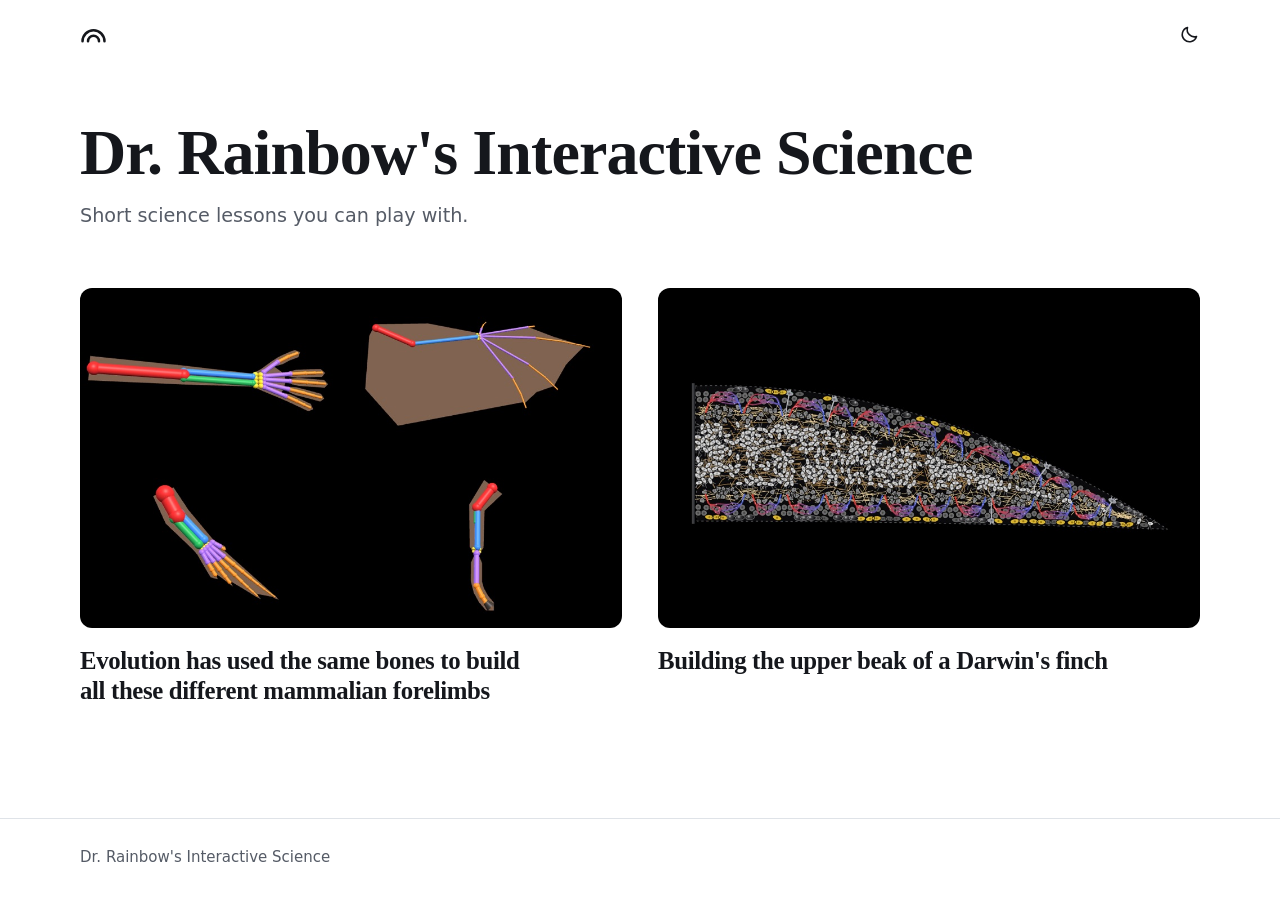
<file: index.html>
<!doctype html>
<html lang="en">
<head>
<meta charset="utf-8">
<meta name="viewport" content="width=device-width, initial-scale=1">
<title>Dr. Rainbow&#x27;s Interactive Science</title>
<meta name="description" content="Short science lessons you can play with.">
<meta name="theme-color" content="#ffffff">
<meta property="og:site_name" content="Dr. Rainbow&#x27;s Interactive Science">
<meta property="og:title" content="Dr. Rainbow&#x27;s Interactive Science">
<meta property="og:description" content="Short science lessons you can play with.">
<meta property="og:type" content="website">
<meta property="og:url" content="https://mattrainbow.github.io/biology-website/">
<meta property="og:image" content="https://mattrainbow.github.io/biology-website/modules/forelimbs/thumbnail.jpg">
<meta name="twitter:card" content="summary_large_image">
<link rel="canonical" href="https://mattrainbow.github.io/biology-website/">
<link rel="icon" href="./assets/img/icon.svg" type="image/svg+xml">
<script>(function(){var t;try{t=localStorage.getItem('theme')}catch(e){}if(t!=='light'&&t!=='dark')t=window.matchMedia&&matchMedia('(prefers-color-scheme: dark)').matches?'dark':'light';document.documentElement.setAttribute('data-theme',t)})()</script>
<link rel="stylesheet" href="./assets/css/tokens.css?v=05e738a7">
<link rel="stylesheet" href="./assets/css/site.css?v=0b444c0e">
</head>
<body class="home">
<a class="skip" href="#main">Skip to content</a>
<header class="site-head"><div class="wrap">
  <a class="brand" href="./" aria-label="Dr. Rainbow&#x27;s Interactive Science, home"><svg viewBox="0 0 32 32" fill="none" stroke="currentColor" stroke-width="3" stroke-linecap="round" aria-hidden="true"><path d="M3 24a13 13 0 0 1 26 0"/><path d="M9.5 24a6.5 6.5 0 0 1 13 0"/></svg><span>Dr. Rainbow&#x27;s Interactive Science</span></a>
  <button class="theme" type="button" aria-label="Switch color mode"><svg class="sun" viewBox="0 0 24 24" fill="none" stroke="currentColor" stroke-width="1.8" stroke-linecap="round" aria-hidden="true"><circle cx="12" cy="12" r="4.2"/><path d="M12 2.5v2.2M12 19.3v2.2M2.5 12h2.2M19.3 12h2.2M5.3 5.3l1.5 1.5M17.2 17.2l1.5 1.5M18.7 5.3l-1.5 1.5M6.8 17.2l-1.5 1.5"/></svg><svg class="moon" viewBox="0 0 24 24" fill="none" stroke="currentColor" stroke-width="1.8" stroke-linejoin="round" aria-hidden="true"><path d="M20 14.3A8.3 8.3 0 0 1 9.7 4 8.3 8.3 0 1 0 20 14.3z"/></svg></button>
</div></header>
<main id="main">
<div class="wrap">
  <div class="masthead"><h1>Dr. Rainbow&#x27;s Interactive Science</h1><p>Short science lessons you can play with.</p></div>
  <ul class="grid">
    <li class="card"><a href="./modules/forelimbs/"><div class="card-img"><img src="./modules/forelimbs/thumbnail.jpg?v=ca82a010" width="960" height="600" alt="" ></div><h2>Evolution has used the same bones to build all these different mammalian forelimbs</h2></a></li>
    <li class="card"><a href="./modules/finch-beak/"><div class="card-img"><img src="./modules/finch-beak/thumbnail.jpg?v=c0197a06" width="960" height="600" alt="" ></div><h2>Building the upper beak of a Darwin&#x27;s finch</h2></a></li>
  </ul>
</div>

</main>
<footer class="site-foot"><div class="wrap">Dr. Rainbow&#x27;s Interactive Science</div></footer>
<script src="./assets/js/site.js?v=63374ebe" defer></script>
</body>
</html>
</file>
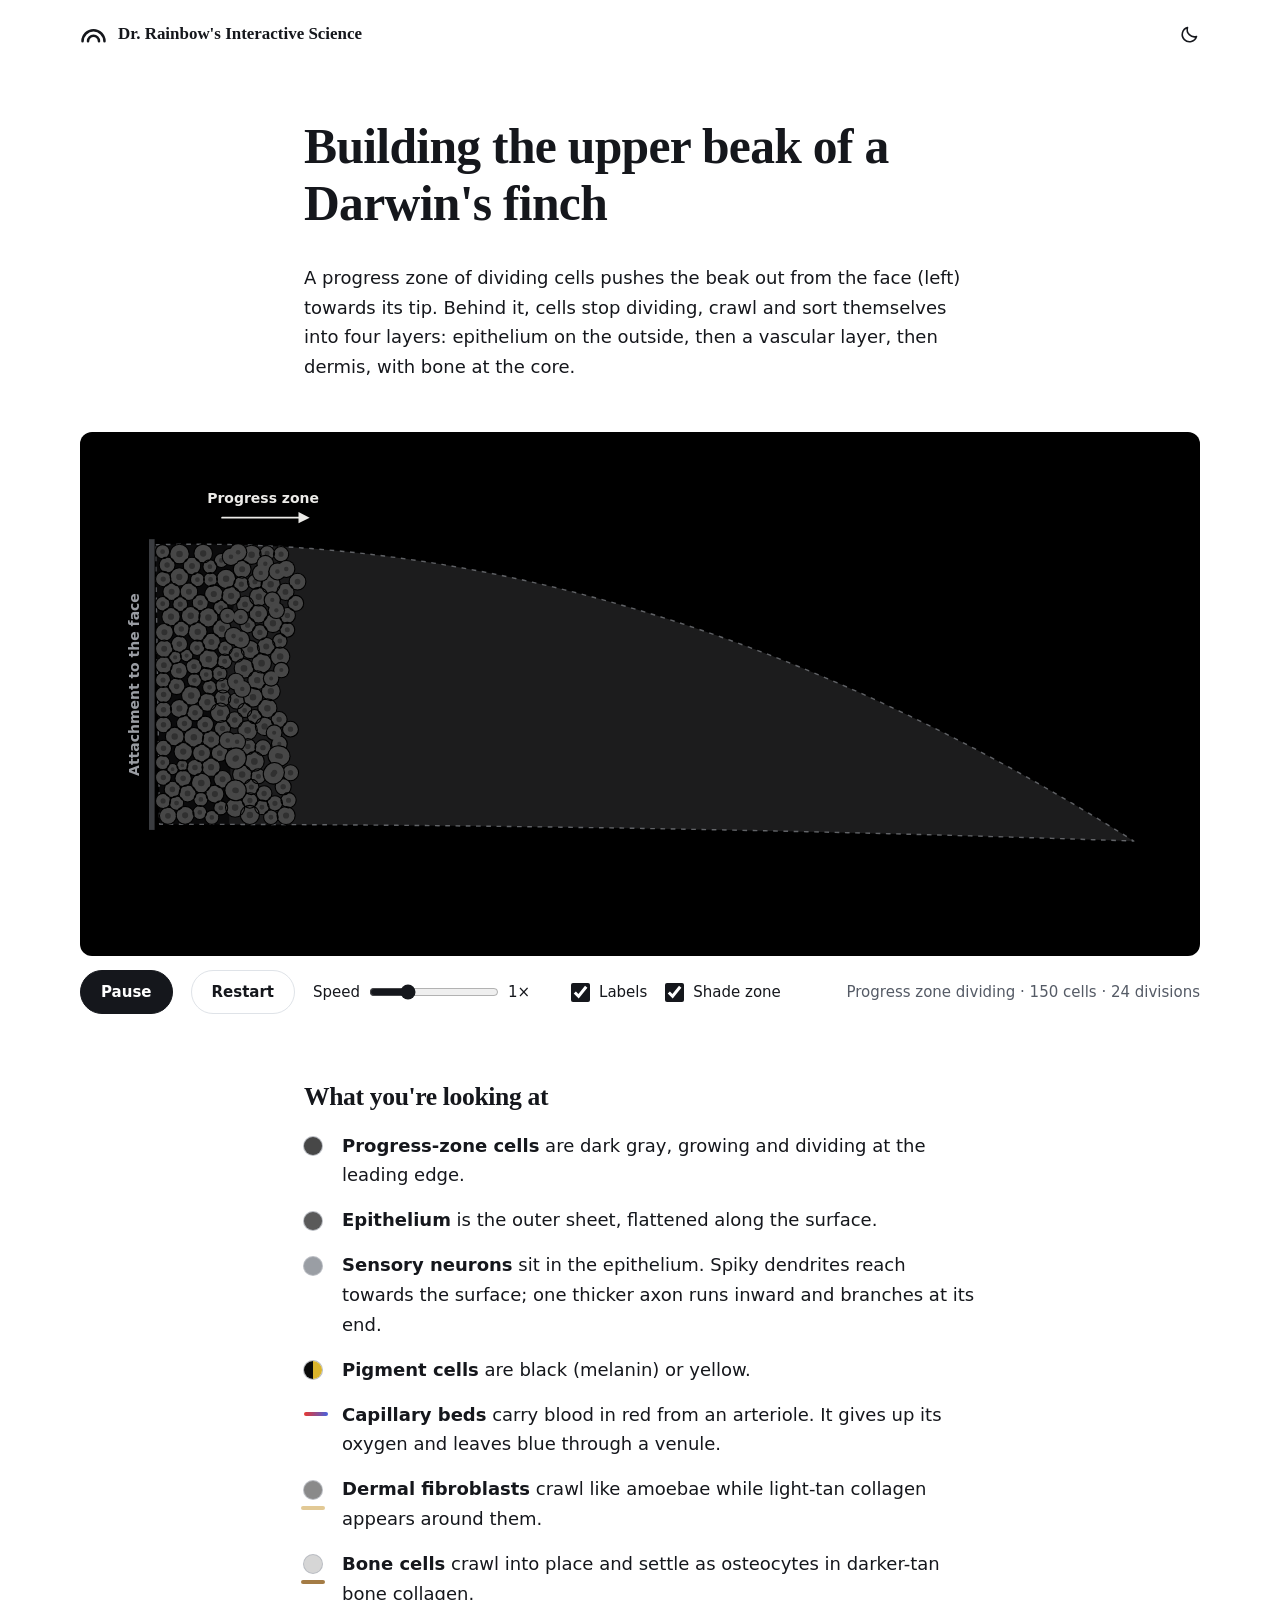
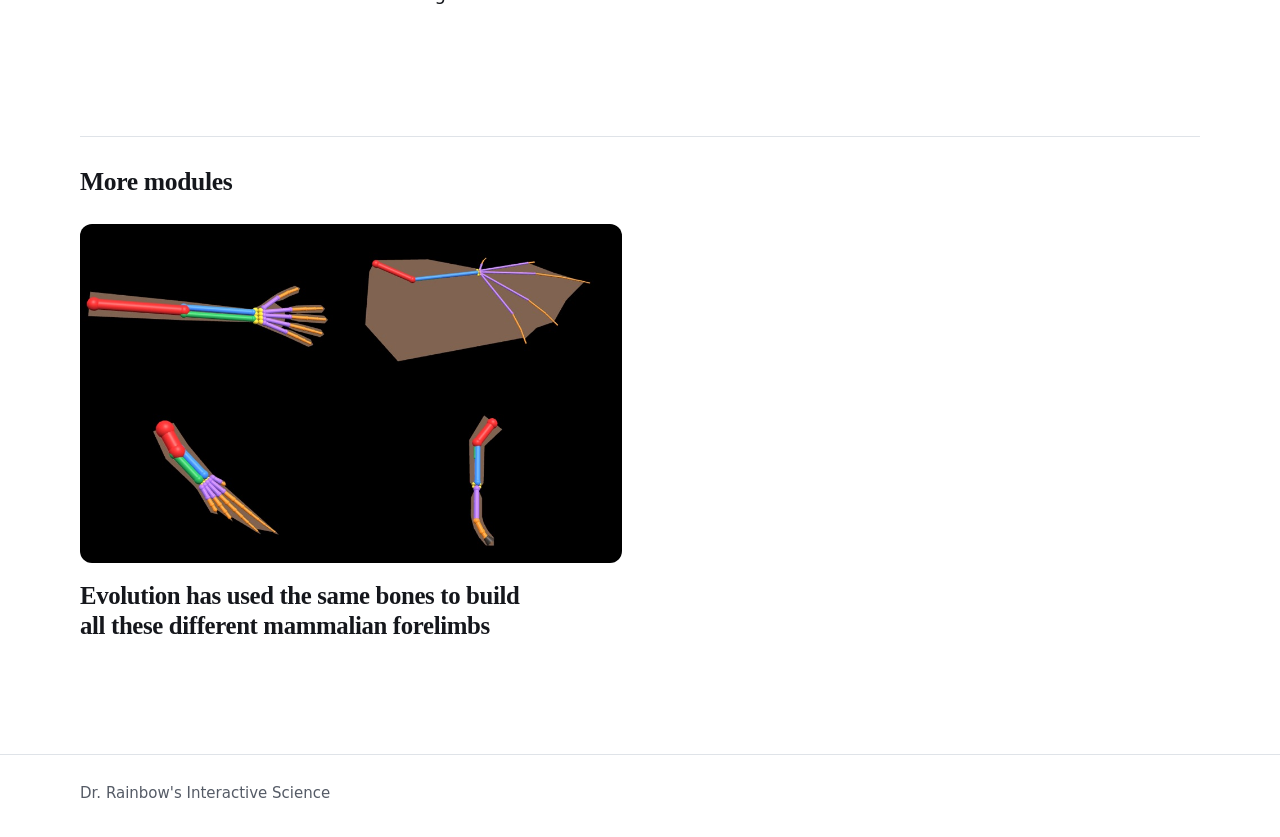
<file: modules/finch-beak/index.html>
<!doctype html>
<html lang="en">
<head>
<meta charset="utf-8">
<meta name="viewport" content="width=device-width, initial-scale=1">
<title>Building the upper beak of a Darwin&#x27;s finch | Dr. Rainbow&#x27;s Interactive Science</title>
<meta name="description" content="Watch a Darwin&#x27;s finch build its upper beak, cell by cell.">
<meta name="theme-color" content="#ffffff">
<meta property="og:site_name" content="Dr. Rainbow&#x27;s Interactive Science">
<meta property="og:title" content="Building the upper beak of a Darwin&#x27;s finch">
<meta property="og:description" content="Watch a Darwin&#x27;s finch build its upper beak, cell by cell.">
<meta property="og:type" content="article">
<meta property="og:url" content="https://mattrainbow.github.io/biology-website/modules/finch-beak/">
<meta property="og:image" content="https://mattrainbow.github.io/biology-website/modules/finch-beak/thumbnail.jpg">
<meta name="twitter:card" content="summary_large_image">
<link rel="canonical" href="https://mattrainbow.github.io/biology-website/modules/finch-beak/">
<link rel="icon" href="../../assets/img/icon.svg" type="image/svg+xml">
<script>(function(){var t;try{t=localStorage.getItem('theme')}catch(e){}if(t!=='light'&&t!=='dark')t=window.matchMedia&&matchMedia('(prefers-color-scheme: dark)').matches?'dark':'light';document.documentElement.setAttribute('data-theme',t)})()</script>
<link rel="stylesheet" href="../../assets/css/tokens.css?v=05e738a7">
<link rel="stylesheet" href="../../assets/css/site.css?v=0b444c0e">
<link rel="stylesheet" href="../../assets/css/interactive.css?v=49b8a1fa">
<link rel="stylesheet" href="../../modules/finch-beak/interactive.css?v=96210ca1">
</head>
<body class="module">
<a class="skip" href="#main">Skip to content</a>
<header class="site-head"><div class="wrap">
  <a class="brand" href="../../" aria-label="Dr. Rainbow&#x27;s Interactive Science, home"><svg viewBox="0 0 32 32" fill="none" stroke="currentColor" stroke-width="3" stroke-linecap="round" aria-hidden="true"><path d="M3 24a13 13 0 0 1 26 0"/><path d="M9.5 24a6.5 6.5 0 0 1 13 0"/></svg><span>Dr. Rainbow&#x27;s Interactive Science</span></a>
  <button class="theme" type="button" aria-label="Switch color mode"><svg class="sun" viewBox="0 0 24 24" fill="none" stroke="currentColor" stroke-width="1.8" stroke-linecap="round" aria-hidden="true"><circle cx="12" cy="12" r="4.2"/><path d="M12 2.5v2.2M12 19.3v2.2M2.5 12h2.2M19.3 12h2.2M5.3 5.3l1.5 1.5M17.2 17.2l1.5 1.5M18.7 5.3l-1.5 1.5M6.8 17.2l-1.5 1.5"/></svg><svg class="moon" viewBox="0 0 24 24" fill="none" stroke="currentColor" stroke-width="1.8" stroke-linejoin="round" aria-hidden="true"><path d="M20 14.3A8.3 8.3 0 0 1 9.7 4 8.3 8.3 0 1 0 20 14.3z"/></svg></button>
</div></header>
<main id="main">
<article class="article">
<h1>Building the upper beak of a Darwin&#x27;s finch</h1>
<p>A progress zone of dividing cells pushes the beak out from the face (left) towards its tip. Behind it, cells stop dividing, crawl and sort themselves into four layers: epithelium on the outside, then a vascular layer, then dermis, with bone at the core.</p>

<figure class="figure wide"><div data-interactive="finch-beak"><noscript>This interactive needs JavaScript turned on.</noscript></div></figure>

<h2>What you're looking at</h2>
<ul class="key">
  <li><i style="--c:#474747"></i><b>Progress-zone cells</b> are dark gray, growing and dividing at the leading edge.</li>
  <li><i style="--c:#5a5a5a"></i><b>Epithelium</b> is the outer sheet, flattened along the surface.</li>
  <li><i style="--c:#9a9ea4"></i><b>Sensory neurons</b> sit in the epithelium. Spiky dendrites reach towards the surface; one thicker axon runs inward and branches at its end.</li>
  <li><i style="--c:linear-gradient(90deg,#0a0a0a 50%,#dab42c 50%)"></i><b>Pigment cells</b> are black (melanin) or yellow.</li>
  <li><i class="line" style="--c:linear-gradient(90deg,#e8372f,#4662e0)"></i><b>Capillary beds</b> carry blood in red from an arteriole. It gives up its oxygen and leaves blue through a venule.</li>
  <li><i style="--c:#8a8a8a"></i><i class="line" style="--c:#e2c995"></i><b>Dermal fibroblasts</b> crawl like amoebae while light-tan collagen appears around them.</li>
  <li><i style="--c:#d6d6d6"></i><i class="line" style="--c:#a47c45"></i><b>Bone cells</b> crawl into place and settle as osteocytes in darker-tan bone collagen.</li>
</ul>
</article>
<aside class="wrap more" aria-label="More modules"><h2>More modules</h2>
  <ul class="grid">
    <li class="card"><a href="../../modules/forelimbs/"><div class="card-img"><img src="../../modules/forelimbs/thumbnail.jpg?v=ca82a010" width="960" height="600" alt="" loading="lazy"></div><h2>Evolution has used the same bones to build all these different mammalian forelimbs</h2></a></li>
  </ul>
</aside>

</main>
<footer class="site-foot"><div class="wrap">Dr. Rainbow&#x27;s Interactive Science</div></footer>
<script src="../../assets/js/site.js?v=63374ebe" defer></script>
<script src="../../assets/js/interactive.js?v=e7af8d1b" defer></script>
<script src="../../modules/finch-beak/interactive.js?v=0b3e8d53" defer></script>
</body>
</html>
</file>
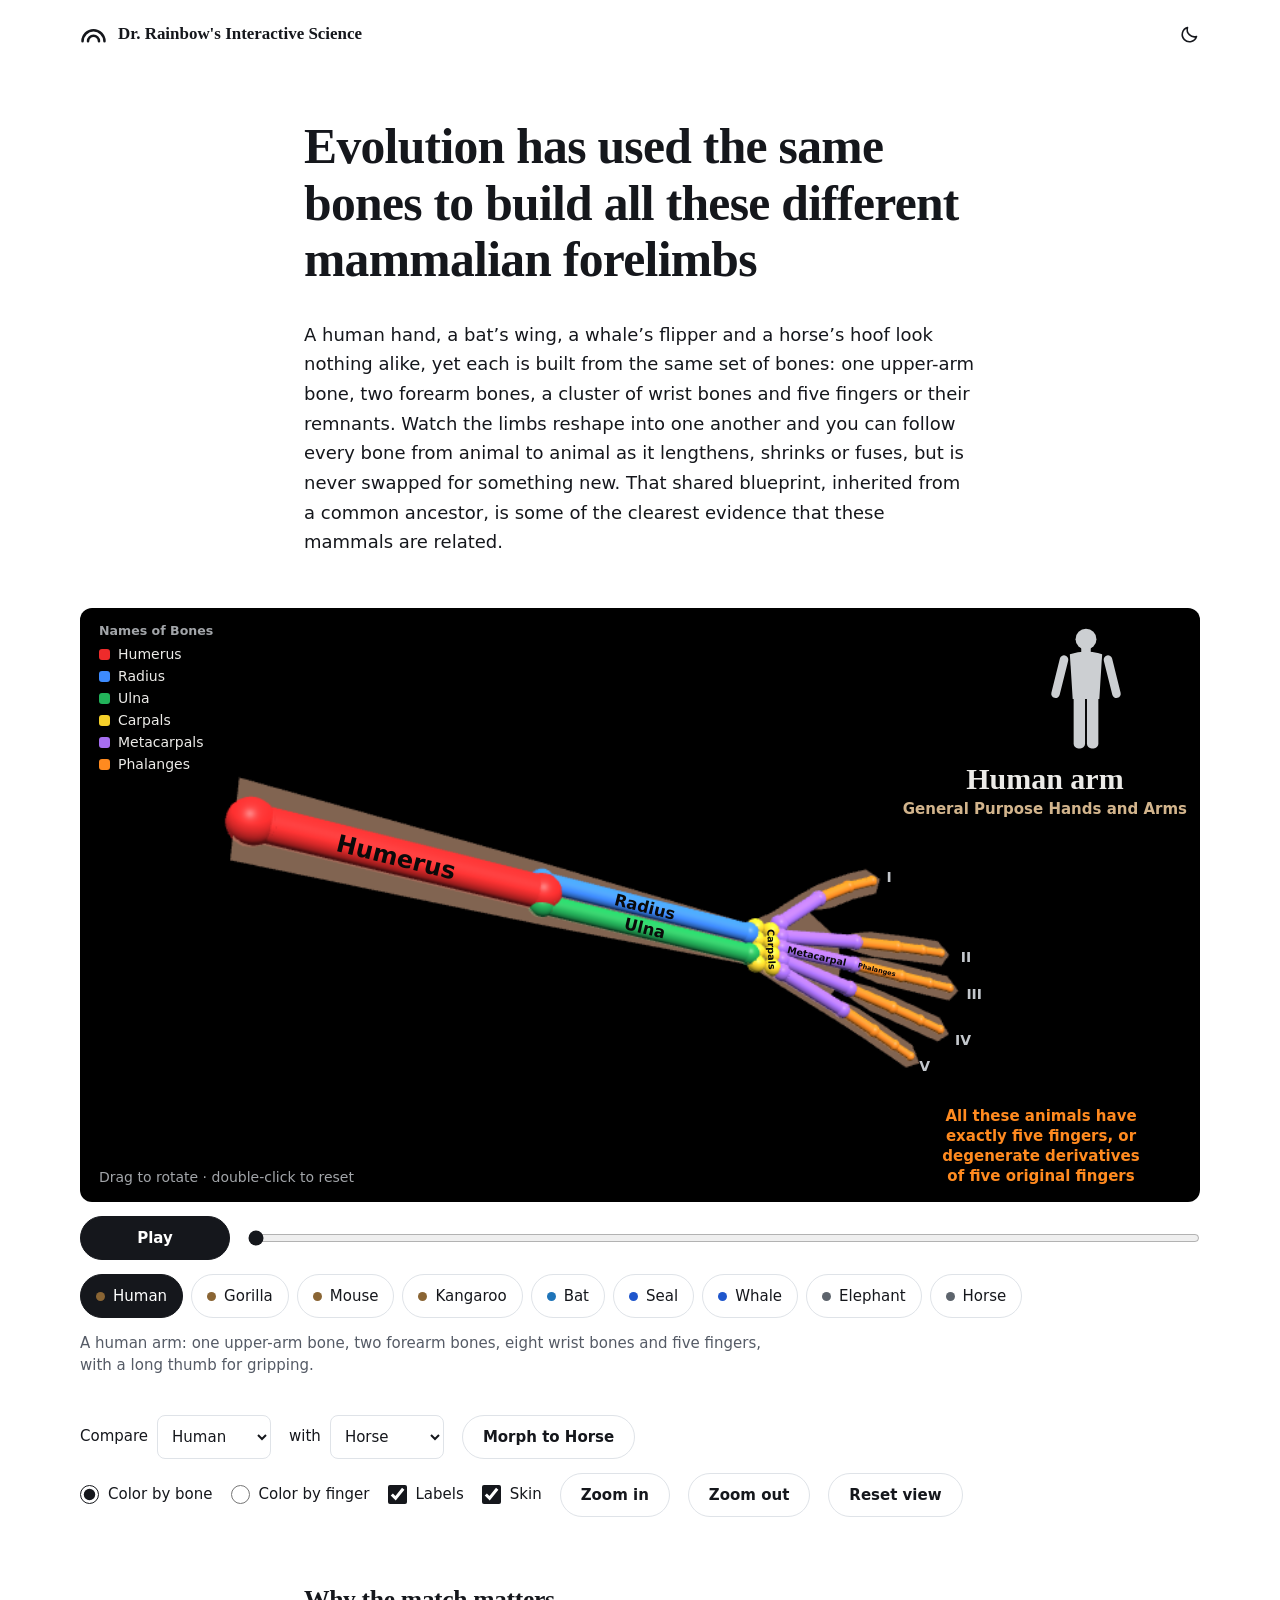
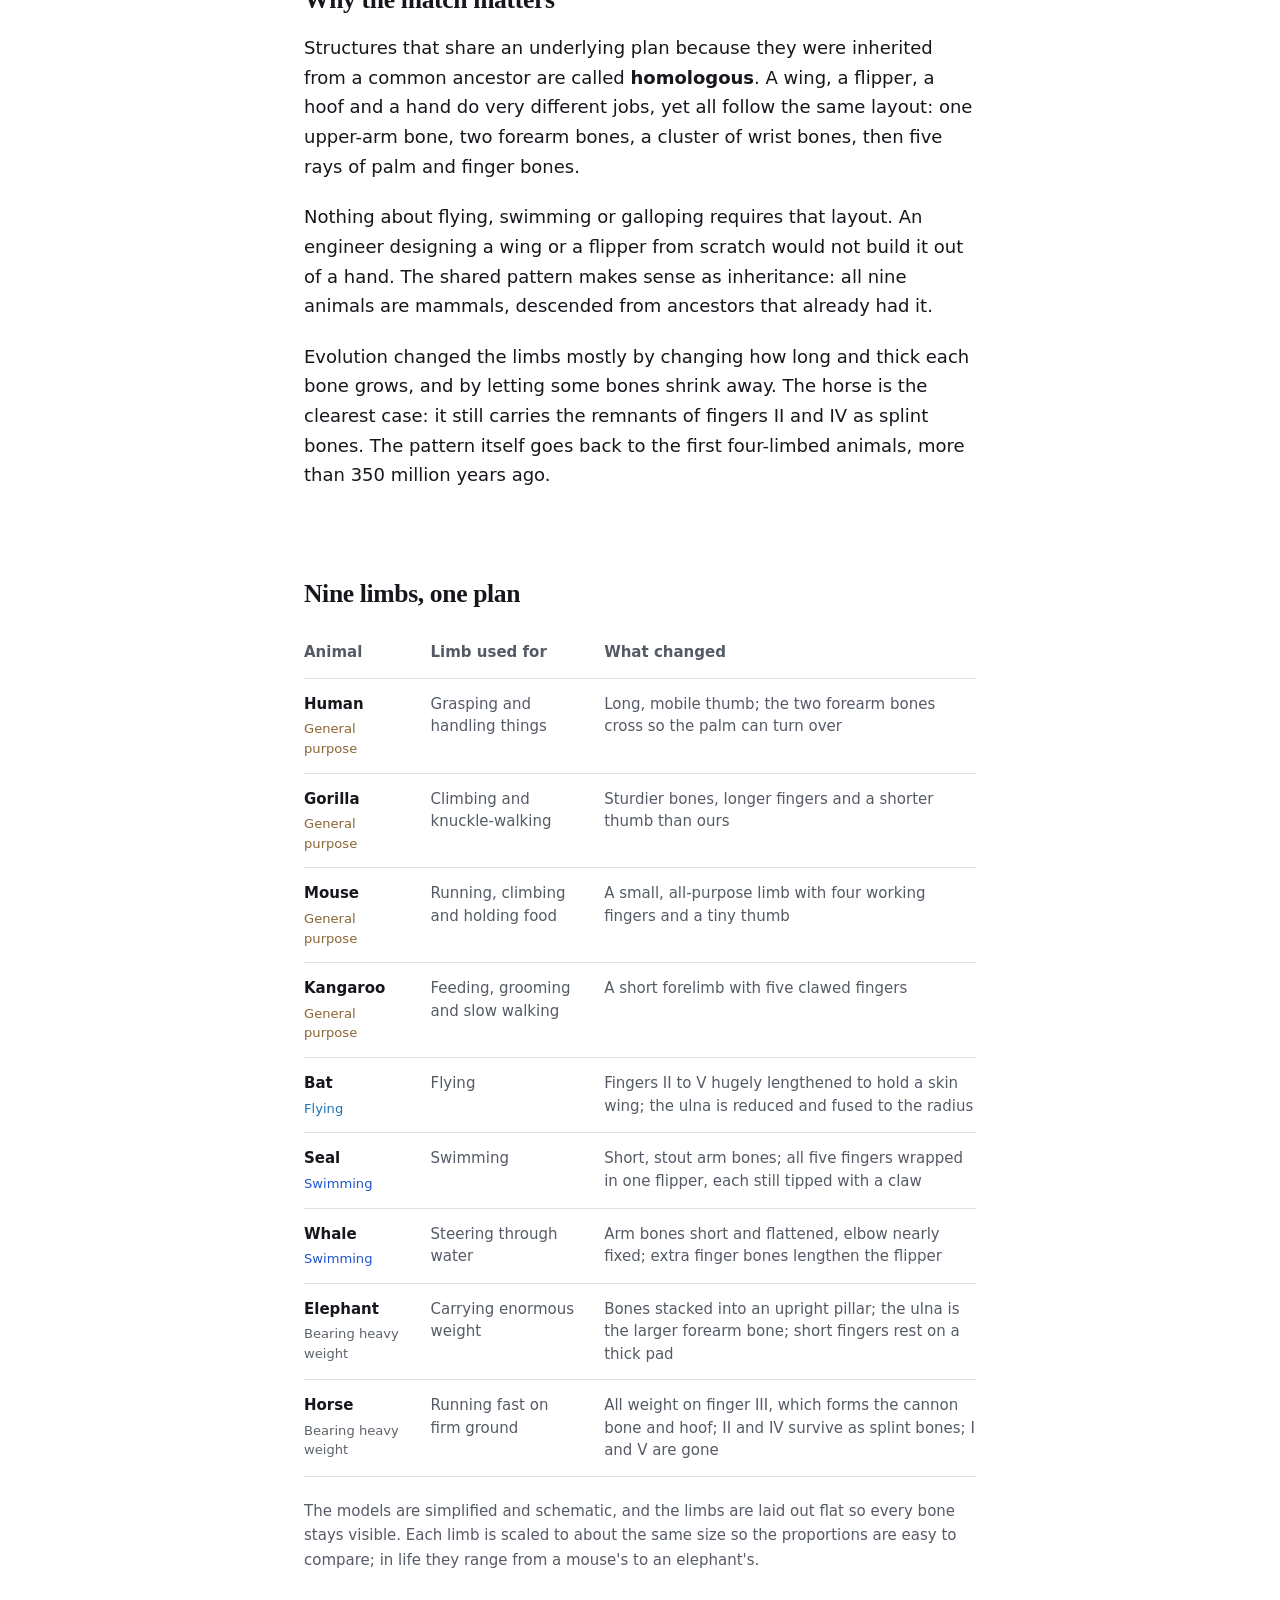
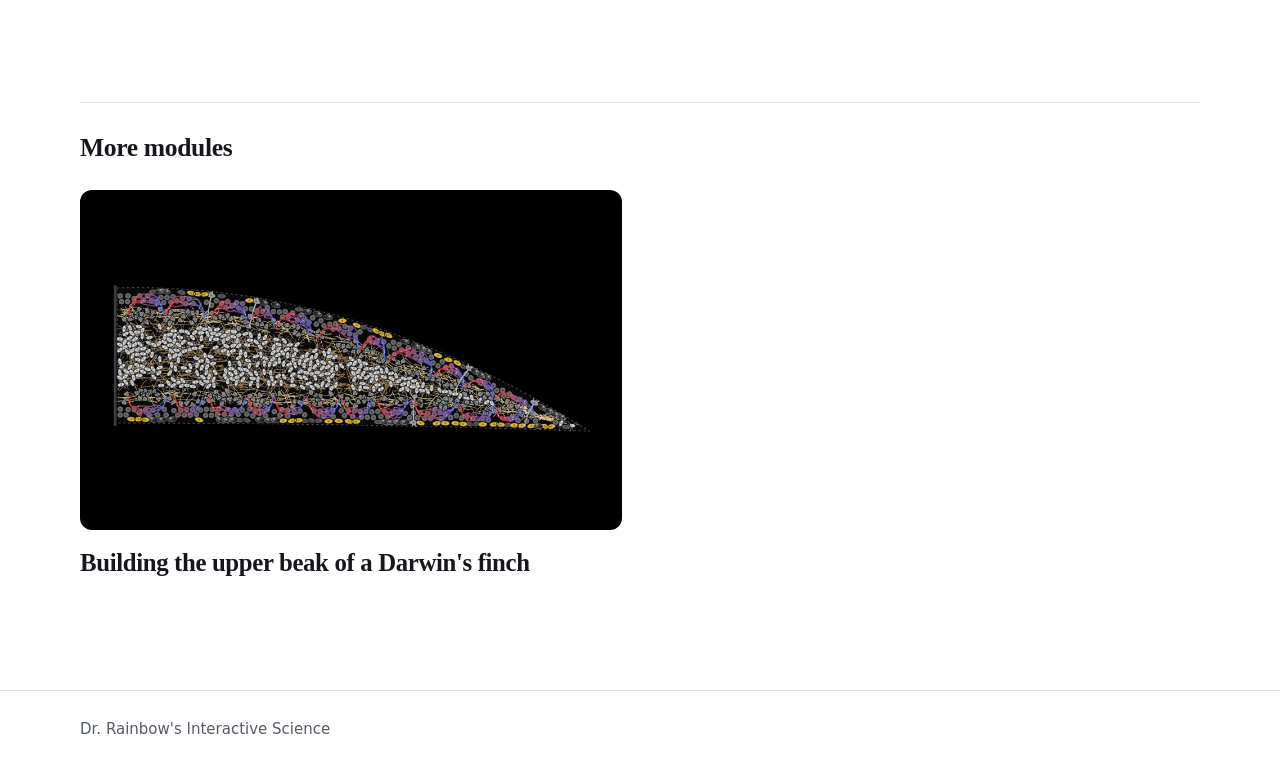
<file: modules/forelimbs/index.html>
<!doctype html>
<html lang="en">
<head>
<meta charset="utf-8">
<meta name="viewport" content="width=device-width, initial-scale=1">
<title>Evolution has used the same bones to build all these different mammalian forelimbs | Dr. Rainbow&#x27;s Interactive Science</title>
<meta name="description" content="Watch one set of bones reshape into nine mammal forelimbs, from a human arm to a bat&#x27;s wing, a whale&#x27;s flipper and a horse&#x27;s hoof.">
<meta name="theme-color" content="#ffffff">
<meta property="og:site_name" content="Dr. Rainbow&#x27;s Interactive Science">
<meta property="og:title" content="Evolution has used the same bones to build all these different mammalian forelimbs">
<meta property="og:description" content="Watch one set of bones reshape into nine mammal forelimbs, from a human arm to a bat&#x27;s wing, a whale&#x27;s flipper and a horse&#x27;s hoof.">
<meta property="og:type" content="article">
<meta property="og:url" content="https://mattrainbow.github.io/biology-website/modules/forelimbs/">
<meta property="og:image" content="https://mattrainbow.github.io/biology-website/modules/forelimbs/thumbnail.jpg">
<meta name="twitter:card" content="summary_large_image">
<link rel="canonical" href="https://mattrainbow.github.io/biology-website/modules/forelimbs/">
<link rel="icon" href="../../assets/img/icon.svg" type="image/svg+xml">
<script>(function(){var t;try{t=localStorage.getItem('theme')}catch(e){}if(t!=='light'&&t!=='dark')t=window.matchMedia&&matchMedia('(prefers-color-scheme: dark)').matches?'dark':'light';document.documentElement.setAttribute('data-theme',t)})()</script>
<link rel="stylesheet" href="../../assets/css/tokens.css?v=05e738a7">
<link rel="stylesheet" href="../../assets/css/site.css?v=0b444c0e">
<link rel="stylesheet" href="../../assets/css/interactive.css?v=49b8a1fa">
<link rel="stylesheet" href="../../modules/forelimbs/interactive.css?v=cbd8f96d">
</head>
<body class="module">
<a class="skip" href="#main">Skip to content</a>
<header class="site-head"><div class="wrap">
  <a class="brand" href="../../" aria-label="Dr. Rainbow&#x27;s Interactive Science, home"><svg viewBox="0 0 32 32" fill="none" stroke="currentColor" stroke-width="3" stroke-linecap="round" aria-hidden="true"><path d="M3 24a13 13 0 0 1 26 0"/><path d="M9.5 24a6.5 6.5 0 0 1 13 0"/></svg><span>Dr. Rainbow&#x27;s Interactive Science</span></a>
  <button class="theme" type="button" aria-label="Switch color mode"><svg class="sun" viewBox="0 0 24 24" fill="none" stroke="currentColor" stroke-width="1.8" stroke-linecap="round" aria-hidden="true"><circle cx="12" cy="12" r="4.2"/><path d="M12 2.5v2.2M12 19.3v2.2M2.5 12h2.2M19.3 12h2.2M5.3 5.3l1.5 1.5M17.2 17.2l1.5 1.5M18.7 5.3l-1.5 1.5M6.8 17.2l-1.5 1.5"/></svg><svg class="moon" viewBox="0 0 24 24" fill="none" stroke="currentColor" stroke-width="1.8" stroke-linejoin="round" aria-hidden="true"><path d="M20 14.3A8.3 8.3 0 0 1 9.7 4 8.3 8.3 0 1 0 20 14.3z"/></svg></button>
</div></header>
<main id="main">
<article class="article">
<h1>Evolution has used the same bones to build all these different mammalian forelimbs</h1>
<p>A human hand, a bat’s wing, a whale’s flipper and a horse’s hoof look nothing alike, yet each is built from the same set of bones: one upper-arm bone, two forearm bones, a cluster of wrist bones and five fingers or their remnants. Watch the limbs reshape into one another and you can follow every bone from animal to animal as it lengthens, shrinks or fuses, but is never swapped for something new. That shared blueprint, inherited from a common ancestor, is some of the clearest evidence that these mammals are related.</p>

<figure class="figure wide"><div data-interactive="forelimbs"><noscript>This interactive needs JavaScript turned on.</noscript></div></figure>

<h2>Why the match matters</h2>
<p>Structures that share an underlying plan because they were inherited from a common ancestor are called <strong>homologous</strong>. A wing, a flipper, a hoof and a hand do very different jobs, yet all follow the same layout: one upper-arm bone, two forearm bones, a cluster of wrist bones, then five rays of palm and finger bones.</p>
<p>Nothing about flying, swimming or galloping requires that layout. An engineer designing a wing or a flipper from scratch would not build it out of a hand. The shared pattern makes sense as inheritance: all nine animals are mammals, descended from ancestors that already had it.</p>
<p>Evolution changed the limbs mostly by changing how long and thick each bone grows, and by letting some bones shrink away. The horse is the clearest case: it still carries the remnants of fingers II and IV as splint bones. The pattern itself goes back to the first four-limbed animals, more than 350 million years ago.</p>

<h2>Nine limbs, one plan</h2>
<table class="stack">
  <thead><tr><th scope="col">Animal</th><th scope="col">Limb used for</th><th scope="col">What changed</th></tr></thead>
  <tbody>
    <tr><th scope="row">Human<span class="fl-tag" style="--gc:var(--fl-gen)">General purpose</span></th><td data-label="Used for">Grasping and handling things</td><td data-label="What changed">Long, mobile thumb; the two forearm bones cross so the palm can turn over</td></tr>
    <tr><th scope="row">Gorilla<span class="fl-tag" style="--gc:var(--fl-gen)">General purpose</span></th><td data-label="Used for">Climbing and knuckle-walking</td><td data-label="What changed">Sturdier bones, longer fingers and a shorter thumb than ours</td></tr>
    <tr><th scope="row">Mouse<span class="fl-tag" style="--gc:var(--fl-gen)">General purpose</span></th><td data-label="Used for">Running, climbing and holding food</td><td data-label="What changed">A small, all-purpose limb with four working fingers and a tiny thumb</td></tr>
    <tr><th scope="row">Kangaroo<span class="fl-tag" style="--gc:var(--fl-gen)">General purpose</span></th><td data-label="Used for">Feeding, grooming and slow walking</td><td data-label="What changed">A short forelimb with five clawed fingers</td></tr>
    <tr><th scope="row">Bat<span class="fl-tag" style="--gc:var(--fl-fly)">Flying</span></th><td data-label="Used for">Flying</td><td data-label="What changed">Fingers II to V hugely lengthened to hold a skin wing; the ulna is reduced and fused to the radius</td></tr>
    <tr><th scope="row">Seal<span class="fl-tag" style="--gc:var(--fl-swim)">Swimming</span></th><td data-label="Used for">Swimming</td><td data-label="What changed">Short, stout arm bones; all five fingers wrapped in one flipper, each still tipped with a claw</td></tr>
    <tr><th scope="row">Whale<span class="fl-tag" style="--gc:var(--fl-swim)">Swimming</span></th><td data-label="Used for">Steering through water</td><td data-label="What changed">Arm bones short and flattened, elbow nearly fixed; extra finger bones lengthen the flipper</td></tr>
    <tr><th scope="row">Elephant<span class="fl-tag" style="--gc:var(--fl-wt)">Bearing heavy weight</span></th><td data-label="Used for">Carrying enormous weight</td><td data-label="What changed">Bones stacked into an upright pillar; the ulna is the larger forearm bone; short fingers rest on a thick pad</td></tr>
    <tr><th scope="row">Horse<span class="fl-tag" style="--gc:var(--fl-wt)">Bearing heavy weight</span></th><td data-label="Used for">Running fast on firm ground</td><td data-label="What changed">All weight on finger III, which forms the cannon bone and hoof; II and IV survive as splint bones; I and V are gone</td></tr>
  </tbody>
</table>
<p class="note" style="margin-top:22px">The models are simplified and schematic, and the limbs are laid out flat so every bone stays visible. Each limb is scaled to about the same size so the proportions are easy to compare; in life they range from a mouse's to an elephant's.</p>
</article>
<aside class="wrap more" aria-label="More modules"><h2>More modules</h2>
  <ul class="grid">
    <li class="card"><a href="../../modules/finch-beak/"><div class="card-img"><img src="../../modules/finch-beak/thumbnail.jpg?v=c0197a06" width="960" height="600" alt="" loading="lazy"></div><h2>Building the upper beak of a Darwin&#x27;s finch</h2></a></li>
  </ul>
</aside>

</main>
<footer class="site-foot"><div class="wrap">Dr. Rainbow&#x27;s Interactive Science</div></footer>
<script src="../../assets/js/site.js?v=63374ebe" defer></script>
<script src="../../assets/js/interactive.js?v=e7af8d1b" defer></script>
<script src="../../modules/forelimbs/data.js?v=079508ca" defer></script>
<script src="../../modules/forelimbs/skeleton.js?v=3d80435c" defer></script>
<script src="../../modules/forelimbs/renderer.js?v=85f9adb6" defer></script>
<script src="../../modules/forelimbs/interactive.js?v=63edc9f9" defer></script>
</body>
</html>
</file>
<file: assets/css/tokens.css>
/* ==========================================================================
   THE SITE'S LOOK, IN ONE PLACE
   Change a font, size or color here and every page, control and figure label
   follows. Nothing else in the project hard-codes a page font or color.
   ========================================================================== */
:root{
  /* Fonts: system fonts, so nothing downloads and text appears at once */
  --font-heading:Charter,"Bitstream Charter","Iowan Old Style","Sitka Text",Cambria,"Noto Serif",Georgia,serif;
  --font-body:system-ui,-apple-system,"Segoe UI",Roboto,"Helvetica Neue",Arial,sans-serif;

  /* Text sizes */
  --text-sm:.9375rem;                      /* captions, tables, controls */
  --text-body:1.125rem;                    /* article text */
  --text-card:clamp(1.3rem,2vw,1.55rem);   /* module titles on the homepage */
  --text-h2:1.6rem;                        /* section headings */
  --text-h1:clamp(2rem,4.6vw,3.1rem);      /* article titles */
  --text-masthead:clamp(2.2rem,6vw,4rem);  /* homepage title */

  /* Text details */
  --weight-heading:700;
  --weight-strong:620;
  --leading-body:1.65;
  --leading-heading:1.14;
  --tracking-heading:-.014em;

  /* Layout */
  --measure:42rem;        /* width of article text */
  --wide:70rem;           /* width of figures and the homepage grid */
  --gutter:clamp(18px,4vw,40px);
  --radius:12px;

  /* Colors: light */
  color-scheme:light;
  --bg:#ffffff;
  --surface:#f4f6f8;
  --ink:#15171c;
  --muted:#555b66;
  --line:#dfe3e8;
  --accent:#1f56c4;

  /* Figures keep a dark stage in both themes */
  --stage-bg:#000000;
  --stage-ink:#ecebe8;
  --stage-muted:#a2a5a9;
  --stage-line:transparent;
  --figure-label:12px;    /* smallest label drawn inside a figure */
}
:root[data-theme="dark"]{
  color-scheme:dark;
  --bg:#111317;
  --surface:#1a1d22;
  --ink:#eceef1;
  --muted:#a3a9b4;
  --line:#363b45;
  --accent:#8db4ff;
  --stage-line:#2c3038;
}
</file>
<file: assets/css/site.css>
/* Page layout and text. Values come from tokens.css. */
*{box-sizing:border-box;min-width:0}
html{-webkit-text-size-adjust:100%;text-size-adjust:100%}
body{margin:0;min-height:100vh;display:flex;flex-direction:column;background:var(--bg);color:var(--ink);font:400 var(--text-body)/var(--leading-body) var(--font-body);-webkit-font-smoothing:antialiased}
main{flex:1}
h1,h2,h3{font-family:var(--font-heading);font-weight:var(--weight-heading);line-height:var(--leading-heading);letter-spacing:var(--tracking-heading);margin:0;text-wrap:balance}
h1{font-size:var(--text-h1);text-wrap:pretty}
h2{font-size:var(--text-h2)}
p{margin:0 0 1.15em}
strong,b{font-weight:var(--weight-strong)}
a{color:var(--accent);text-underline-offset:.18em;text-decoration-thickness:1px}
img{max-width:100%;height:auto;display:block}
:focus-visible{outline:3px solid var(--accent);outline-offset:3px;border-radius:4px}
.wrap{width:100%;max-width:calc(var(--wide) + 2*var(--gutter));margin:0 auto;padding:0 var(--gutter)}
.skip{position:absolute;left:-9999px}
.skip:focus{left:16px;top:10px;background:var(--bg);padding:8px 12px;z-index:9}

/* header and footer */
.site-head .wrap{min-height:68px;display:flex;align-items:center;justify-content:space-between;gap:16px}
.brand{display:inline-flex;align-items:center;gap:11px;padding:10px 0;color:var(--ink);text-decoration:none;font:var(--weight-heading) 1.06rem/1.25 var(--font-heading)}
.brand svg{width:27px;height:27px;flex:none}
.home .brand span{display:none} /* the homepage title already says it */
.theme{flex:none;display:inline-flex;align-items:center;justify-content:center;width:44px;height:44px;margin-right:-11px;border:0;border-radius:50%;background:none;color:var(--ink);cursor:pointer}
.theme:hover{background:var(--surface)}
.theme svg{width:21px;height:21px}
.theme .moon,:root[data-theme="dark"] .theme .sun{display:block}
.theme .sun,:root[data-theme="dark"] .theme .moon{display:none}
.site-foot{margin-top:clamp(56px,9vw,112px);border-top:1px solid var(--line);color:var(--muted);font-size:var(--text-sm)}
.site-foot .wrap{padding-top:26px;padding-bottom:32px}

/* homepage */
.masthead{padding:clamp(20px,4vw,52px) 0 clamp(30px,4.5vw,56px)}
.masthead h1{font-size:var(--text-masthead);line-height:1.06}
.masthead p{margin:.7em 0 0;color:var(--muted);font-size:1.2rem}
.grid{list-style:none;margin:0;padding:0;display:grid;grid-template-columns:repeat(auto-fill,minmax(min(100%,380px),1fr));gap:clamp(32px,4vw,52px) clamp(20px,3vw,36px)}
.card a{display:block;color:inherit;text-decoration:none}
.card-img{overflow:hidden;border-radius:var(--radius);background:var(--stage-bg);border:1px solid var(--stage-line)}
.card-img img{width:100%;aspect-ratio:16/10;object-fit:cover;transition:transform .35s ease}
.card h2{font-size:var(--text-card);line-height:1.22;margin:18px 0 0}
.card a:hover h2{text-decoration:underline;text-decoration-thickness:1px;text-underline-offset:.16em}
.card a:hover img{transform:scale(1.025)}
.card a:focus-visible{border-radius:var(--radius)}

/* module page: a text column, with figures that break out wider */
.article{display:grid;grid-template-columns:minmax(var(--gutter),1fr) minmax(0,var(--measure)) minmax(var(--gutter),1fr);padding-top:clamp(20px,4vw,52px)}
.article>*{grid-column:2}
.article>h1{margin-bottom:.62em}
.article>h2{margin:clamp(44px,6vw,68px) 0 .75em}
.article>.wide{grid-column:1/-1;width:100%;max-width:calc(var(--wide) + 2*var(--gutter));padding:0 var(--gutter);justify-self:center}
.figure{margin:clamp(18px,3vw,30px) 0 0}
.note{color:var(--muted);font-size:var(--text-sm)}
.more{margin-top:clamp(64px,9vw,112px)}
.more>h2{padding-top:30px;border-top:1px solid var(--line);margin-bottom:28px}

/* keys and tables used in articles */
.key{list-style:none;margin:0;padding:0}
.key li{position:relative;padding-left:38px;margin:0 0 .85em}
.key i{position:absolute;left:0;top:.36em;width:18px;height:18px;border-radius:50%;background:var(--c);box-shadow:0 0 0 1px rgba(128,134,145,.55)}
.key i.line{top:.72em;width:24px;height:4px;border-radius:2px;box-shadow:none}
.key i+i.line{top:1.75em;left:-3px}
table{width:100%;border-collapse:collapse;font-size:var(--text-sm);line-height:1.5}
th,td{text-align:left;vertical-align:top;padding:14px 22px 14px 0;border-bottom:1px solid var(--line)}
th:last-child,td:last-child{padding-right:0}
thead th{color:var(--muted);font-weight:var(--weight-strong)}
tbody th{font-weight:var(--weight-strong)}
tbody td{color:var(--muted)}
@media(max-width:640px){
  .stack thead{position:absolute;left:-9999px}
  .stack tr{display:block;padding:16px 0;border-bottom:1px solid var(--line)}
  .stack th,.stack td{display:block;border:0;padding:0}
  .stack td{margin-top:6px}
  .stack td::before{content:attr(data-label) ": ";color:var(--ink);font-weight:var(--weight-strong)}
}
@media(prefers-reduced-motion:reduce){.card-img img{transition:none}.card a:hover img{transform:none}}
</file>
<file: assets/css/interactive.css>
/* Shared look of every interactive: the dark stage and its controls. */
.ix{font-size:var(--text-sm);line-height:1.5}
.ix-stage{position:relative;overflow:hidden;background:var(--stage-bg);color:var(--stage-ink);border:1px solid var(--stage-line);border-radius:var(--radius)}
.ix-stage canvas{position:absolute;left:0;top:0;width:100%;height:100%;display:block}
.ix-row{display:flex;flex-wrap:wrap;align-items:center;gap:8px 18px;margin-top:14px}
.ix-btn{font:var(--weight-strong) var(--text-sm)/1.2 var(--font-body);min-height:44px;padding:0 20px;border-radius:999px;border:1px solid var(--ink);background:var(--ink);color:var(--bg);cursor:pointer;touch-action:manipulation}
.ix-btn.quiet{background:transparent;color:var(--ink);border-color:var(--line)}
.ix-btn:hover{opacity:.86}
.ix-btn.quiet:hover{opacity:1;background:var(--surface)}
.ix-btn[aria-pressed="true"]{background:var(--ink);color:var(--bg);border-color:var(--ink)}
.ix-btn:focus-visible{border-radius:999px}
.ix-field{display:inline-flex;align-items:center;gap:9px;min-height:44px;cursor:pointer}
.ix-field select{font:inherit;min-height:44px;padding:0 10px;border-radius:8px;border:1px solid var(--line);background:var(--bg);color:var(--ink)}
.ix input{accent-color:var(--ink);margin:0}
.ix input[type=range]{width:130px;min-height:44px}
.ix input[type=checkbox],.ix input[type=radio]{width:19px;height:19px;flex:none}
.ix .grow{flex:1 1 220px}
.ix-chips{gap:8px}
.ix-chips .ix-btn{padding:0 15px;font-weight:500}
.ix-status{margin-left:auto;color:var(--muted);font-variant-numeric:tabular-nums}
.ix-note{margin:14px 0 0;color:var(--muted);max-width:72ch}
.ix-fail{padding:32px;color:var(--stage-ink)}
@media(max-width:640px){
  .article>.wide.figure{padding:0}
  .ix-stage{border-radius:0;border-left:0;border-right:0}
  .ix-row,.ix-note{padding:0 var(--gutter)}
  .ix-status{margin-left:0;width:100%;order:-1}
}
</file>
<file: modules/finch-beak/interactive.css>
.fb-stage::before{content:"";display:block;padding-top:46.667%}
.fb-spv{min-width:3em;font-variant-numeric:tabular-nums}
@media(max-width:640px){
  .fb-stage::before{padding-top:60%}
  .fb .ix-btn{flex:1 1 40%}
  .fb-speedf{flex:1 1 100%}
  .ix .fb-speed{flex:1}
}
</file>
<file: modules/forelimbs/interactive.css>
:root{--fl-gen:#8a6534;--fl-fly:#1f74b8;--fl-swim:#1f56cc;--fl-wt:#5d646c}
:root[data-theme="dark"],.fl-stage{--fl-gen:#d2b48c;--fl-fly:#9fd4ff;--fl-swim:#5b9bff;--fl-wt:#a7aeb6}
.fl-tag{display:block;margin-top:4px;color:var(--gc);font-size:.875em;font-weight:500}
.fl-stage{height:66vh;height:min(66vh,660px);min-height:400px}
.fl-stage canvas{touch-action:pan-y;cursor:grab}
.fl-stage canvas:active{cursor:grabbing}
.fl-stage canvas:focus-visible{outline-offset:-3px;border-radius:var(--radius)}
.fl-labels{position:absolute;left:0;top:0;right:0;bottom:0;pointer-events:none;line-height:1;overflow:hidden}
.fl-lb{position:absolute;left:0;top:0;white-space:nowrap;font-weight:600;color:#0a0a0a}
.fl-dg{font-size:14px;color:#c3c7cc}
.fl-name{position:absolute;left:0;top:0;display:flex;flex-direction:column;align-items:center;text-align:center;white-space:nowrap}
.fl-name b{font:var(--weight-heading) 30px/1.05 var(--font-heading)}
.fl-name span{margin-top:8px;font-size:15px;line-height:1;font-weight:600;color:var(--gc)}
.fl-sil{position:absolute;right:18px;top:14px;width:18%;min-width:110px;max-width:190px;pointer-events:none}
.fl-sil::before{content:"";display:block;padding-top:70%}
.fl-sil svg{position:absolute;left:0;top:0;width:100%;height:100%;opacity:0;fill:#e3e6e9;color:#e3e6e9}
.fl-bones{position:absolute;left:18px;top:16px;pointer-events:none;font-size:14px;line-height:1}
.fl-bones b{display:block;margin-bottom:10px;color:var(--stage-muted);font-size:.9em}
.fl-bones ul{list-style:none;margin:0;padding:0}
.fl-bones li{display:flex;align-items:center;margin:0 0 8px;font-weight:500}
.fl-bones i,.fl-legend i{width:11px;height:11px;border-radius:3px;background:var(--c);margin-right:8px;flex:none}
.fl-five{position:absolute;right:18px;bottom:14px;width:280px;max-width:30%;text-align:center;font-size:15px;line-height:1.35;font-weight:600;color:#ff8a1f;text-wrap:balance;pointer-events:none}
.fl-hint{position:absolute;left:18px;bottom:14px;color:var(--stage-muted);font-size:14px;line-height:1.35;pointer-events:none}
.fl-play{min-width:150px}
.fl-chips i{display:inline-block;width:9px;height:9px;border-radius:50%;background:var(--gc);margin-right:8px}
.fl-legend{list-style:none;margin:12px 0 0;padding:0;display:flex;flex-wrap:wrap;gap:6px 18px;color:var(--muted)}
.fl-legend li{display:flex;align-items:center}
.fl-legend[hidden]{display:none}
.fl-cap{min-height:4.6em}
@media(max-width:700px){
  .fl-stage{height:62vh;max-height:560px}
  .fl-bones{left:14px;top:14px;font-size:12px}
  .fl-bones li{margin-bottom:6px}
  .fl-bones i{width:9px;height:9px;margin-right:6px}
  .fl-five{left:16px;right:16px;bottom:36px;width:auto;max-width:none;font-size:13px}
  .fl-hint{left:0;right:0;bottom:12px;text-align:center;font-size:12px}
  .fl-legend{padding:0 var(--gutter)}
  .fl-cap{min-height:7.6em}
}
</file>
